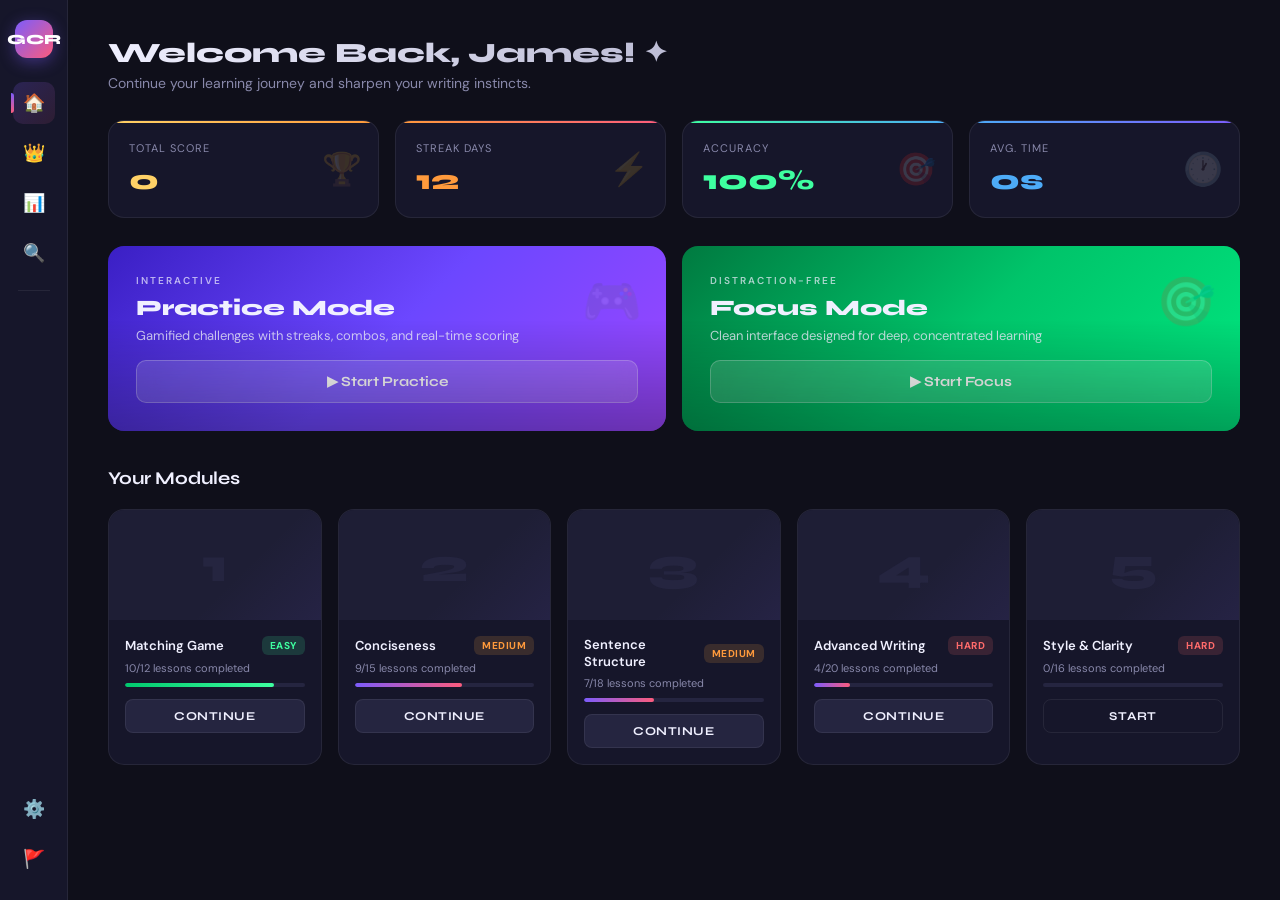
<file: index.html>
<!DOCTYPE html>
<html lang="en">
<head>
  <meta charset="UTF-8">
  <meta name="viewport" content="width=device-width, initial-scale=1.0">
  <title>Grammar Course Redesign</title>
  <link href="https://fonts.googleapis.com/css2?family=Syne:wght@400;600;700;800&family=DM+Sans:ital,wght@0,300;0,400;0,500;1,400&display=swap" rel="stylesheet">
  <link rel="stylesheet" href="styles.css">
  <script src="script.js"></script>
</head>
<body>

<!-- ══════════════════ DASHBOARD ══════════════════ -->
<div id="dashboard" class="page active">

  <!-- Sidebar -->
  <nav class="sidebar">
    <div class="sidebar-logo">GCR</div>
    <div class="nav-icon active" title="Home">🏠</div>
    <div class="nav-icon" title="Leaderboard" onclick="showPage('leaderboard')">👑</div>
    <div class="nav-icon" title="Stats">📊</div>
    <div class="nav-icon" title="Search">🔍</div>
    <div class="sidebar-divider"></div>
    <div class="nav-icon" title="Settings" style="margin-top:auto">⚙️</div>
    <div class="nav-icon" title="Flag">🚩</div>
  </nav>

  <!-- Main content -->
  <main class="main-content">

    <div class="welcome-header">
      <h1>Welcome Back, James! ✦</h1>
      <p>Continue your learning journey and sharpen your writing instincts.</p>
    </div>

    <!-- Stats -->
    <div class="stats-row">
      <div class="stat-card">
        <div class="stat-label">Total Score</div>
        <div class="stat-value" id="dash-score"></div>
        <div class="stat-icon">🏆</div>
      </div>
      <div class="stat-card">
        <div class="stat-label">Streak Days</div>
        <div class="stat-value" id="dash-streak">12</div>
        <div class="stat-icon">⚡</div>
      </div>
      <div class="stat-card">
        <div class="stat-label">Accuracy</div>
        <div class="stat-value" id="dash-accuracy"></div>
        <div class="stat-icon">🎯</div>
      </div>
      <div class="stat-card">
        <div class="stat-label">Avg. Time</div>
        <div class="stat-value" id="dash-time">45s</div>
        <div class="stat-icon">🕐</div>
      </div>
    </div>
    <!--Update Stats-->
    <script>
        function updateDash() {
            document.getElementById("dash-score").textContent =
                Number(getScore()).toLocaleString();
            document.getElementById("dash-accuracy").textContent =
                Number(getAccuracy()).toLocaleString()+ "%";
            document.getElementById("dash-time").textContent =
                Number(getTime()).toLocaleString()+ "s";
        }

        updateDash(); // Initial load

        // Refresh every second (if the score changes over time)
        setInterval(updateDash, 1000);
    </script>

    <!-- Mode selection -->
    <div class="mode-row">
      <div class="mode-card practice" onclick="startGame('practice')">
        <div>
          <div class="mode-card-label">Interactive</div>
          <h2>Practice Mode</h2>
          <p>Gamified challenges with streaks, combos, and real-time scoring</p>
        </div>
        <div class="mode-card-icon">🎮</div>
        <button class="mode-btn">▶ Start Practice</button>
      </div>
      <div class="mode-card focus" onclick="startGame('focus')">
        <div>
          <div class="mode-card-label">Distraction-Free</div>
          <h2>Focus Mode</h2>
          <p>Clean interface designed for deep, concentrated learning</p>
        </div>
        <div class="mode-card-icon">🎯</div>
        <button class="mode-btn">▶ Start Focus</button>
      </div>
    </div>

    <!-- Modules -->
    <div class="modules-section">
      <h2>Your Modules</h2>
      <div class="modules-grid">

        <div class="module-card">
          <div class="module-thumb">1</div>
          <div class="module-info">
            <div class="module-name-row">
              <span class="module-name">Matching Game</span>
              <span class="difficulty-badge badge-easy">Easy</span>
            </div>
            <div class="module-progress-text">10/12 lessons completed</div>
            <div class="progress-bar"><div class="progress-fill green" style="width:83%"></div></div>
            <button class="module-btn" onclick="startMatchGame()">Continue</button>
          </div>
        </div>

        <div class="module-card">
          <div class="module-thumb">2</div>
          <div class="module-info">
            <div class="module-name-row">
              <span class="module-name">Conciseness</span>
              <span class="difficulty-badge badge-medium">Medium</span>
            </div>
            <div class="module-progress-text">9/15 lessons completed</div>
            <div class="progress-bar"><div class="progress-fill" style="width:60%"></div></div>
            <button class="module-btn" onclick="startGame('practice')">Continue</button>
          </div>
        </div>

        <div class="module-card">
          <div class="module-thumb">3</div>
          <div class="module-info">
            <div class="module-name-row">
              <span class="module-name">Sentence Structure</span>
              <span class="difficulty-badge badge-medium">Medium</span>
            </div>
            <div class="module-progress-text">7/18 lessons completed</div>
            <div class="progress-bar"><div class="progress-fill" style="width:39%"></div></div>
            <button class="module-btn" onclick="startGame('practice')">Continue</button>
          </div>
        </div>

        <div class="module-card">
          <div class="module-thumb">4</div>
          <div class="module-info">
            <div class="module-name-row">
              <span class="module-name">Advanced Writing</span>
              <span class="difficulty-badge badge-hard">Hard</span>
            </div>
            <div class="module-progress-text">4/20 lessons completed</div>
            <div class="progress-bar"><div class="progress-fill" style="width:20%"></div></div>
            <button class="module-btn" onclick="startGame('practice')">Continue</button>
          </div>
        </div>

        <div class="module-card">
          <div class="module-thumb">5</div>
          <div class="module-info">
            <div class="module-name-row">
              <span class="module-name">Style &amp; Clarity</span>
              <span class="difficulty-badge badge-hard">Hard</span>
            </div>
            <div class="module-progress-text">0/16 lessons completed</div>
            <div class="progress-bar"><div class="progress-fill" style="width:0%"></div></div>
            <button class="module-btn start" onclick="startGame('practice')">Start</button>
          </div>
        </div>

      </div>
    </div>
  </main>
</div>

<!-- ══════════════════ PRACTICE MODE — SENTENCE SURVIVAL ══════════════════ -->
<div id="practice" class="page">

  <div class="game-header">
    <button class="back-btn" onclick="showPage('dashboard')">← Back</button>
    <div class="game-title">⚔️ Sentence Survival</div>
    <div class="header-actions">
      <button class="header-btn" onclick="showPage('leaderboard')">👑 Leaderboard</button>
      <button class="header-btn">👤</button>
    </div>
  </div>

  <!-- ── Phase 1: IDENTIFY ── -->
  <div id="ss-identify-phase">

    <!-- Top HUD -->
    <div class="ss-hud">
      <div class="ss-hud-tile hud-score">
        <div class="ss-hud-label">Score</div>
        <div class="ss-hud-value" id="ss-score">0</div>
      </div>
      <div class="ss-hud-center">
        <div class="ss-round-label" id="ss-round-label">Round 1</div>
        <div class="ss-mission">Find the <strong>2 incorrect</strong> sentences — then correct them to survive!</div>
        <div class="ss-progress-track">
          <div class="ss-progress-fill" id="ss-progress-fill" style="width:0%"></div>
        </div>
      </div>
      <div class="ss-hud-tile hud-lives">
        <div class="ss-hud-label">Lives</div>
        <div class="ss-hud-value" id="ss-lives">❤️❤️❤️</div>
      </div>
    </div>

    <!-- Flashcard deck -->
    <div class="ss-deck-area">
      <div class="ss-deck-header">
        <span class="ss-deck-count" id="ss-deck-count">10 sentences — select the 2 that are wrong</span>
        <span class="ss-selected-count" id="ss-selected-count">0 / 2 selected</span>
      </div>
      <div class="ss-card-grid" id="ss-card-grid">
        <!-- Cards injected by JS -->
      </div>
      <div class="ss-identify-actions">
        <button class="ss-btn-secondary" onclick="ssClearSelections()">↺ Clear</button>
        <button class="ss-btn-primary" id="ss-confirm-btn" onclick="ssConfirmIdentify()" disabled>
          ✓ Confirm Selections
        </button>
      </div>
    </div>

  </div>

  <!-- ── Phase 2: CORRECT ── -->
  <div id="ss-correct-phase" style="display:none">

    <div class="ss-hud">
      <div class="ss-hud-tile hud-score">
        <div class="ss-hud-label">Score</div>
        <div class="ss-hud-value" id="ss-score-2">0</div>
      </div>
      <div class="ss-hud-center">
        <div class="ss-round-label" id="ss-correct-label">Correct the errors!</div>
        <div class="ss-mission">You found the wrong sentences — now fix them to earn full points</div>
        <div class="ss-correct-progress">
          <span id="ss-correct-progress-text">Correcting 1 of 2</span>
        </div>
      </div>
      <div class="ss-hud-tile hud-timer">
        <div class="ss-hud-label">Time</div>
        <div class="ss-hud-value" id="ss-timer">60s</div>
        <div class="timer-bar-container" style="margin-top:4px">
          <div class="timer-bar-fill" id="ss-timer-bar" style="width:100%"></div>
        </div>
      </div>
    </div>

    <!-- Flip card -->
    <div class="ss-correction-area">
      <div class="ss-flip-card" id="ss-flip-card">
        <div class="ss-flip-inner" id="ss-flip-inner">

          <!-- FRONT: the wrong sentence -->
          <div class="ss-flip-front">
            <div class="ss-flip-tag">❌ Incorrect Sentence</div>
            <div class="ss-flip-sentence" id="ss-wrong-sentence">Loading...</div>
            <div class="ss-flip-hint" id="ss-error-type-badge">Error Type</div>
            <div class="ss-flip-cta">Type your correction below ↓</div>
          </div>

          <!-- BACK: result reveal -->
          <div class="ss-flip-back" id="ss-flip-back">
            <div class="ss-flip-tag" id="ss-back-tag">✅ Correct!</div>
            <div class="ss-back-label">Correct version:</div>
            <div class="ss-back-answer" id="ss-back-answer">—</div>
            <div class="ss-back-explanation" id="ss-back-explanation">—</div>
            <div class="ss-back-points" id="ss-back-points">+0 pts</div>
          </div>

        </div>
      </div>

      <!-- Answer input -->
      <div class="ss-answer-wrap" id="ss-answer-wrap">
        <div class="answer-label">Write your corrected sentence:</div>
        <textarea class="answer-textarea" id="ss-answer" placeholder="Type the corrected sentence here..."></textarea>
        <div class="action-row">
          <button class="btn-clear" id="ss-clear-btn">✕ Clear</button>
          <button class="btn-submit" id="ss-submit-btn">Submit Correction →</button>
        </div>
      </div>

      <!-- Next button (shown after flip) -->
      <div class="ss-next-wrap" id="ss-next-wrap" style="display:none">
        <button class="ss-btn-primary ss-btn-next" id="ss-next-btn">Next →</button>
      </div>

    </div>
  </div>

</div>

<!-- ══════════════════ FOCUS MODE ══════════════════ -->
<div id="focus" class="page">

  <div class="game-header">
    <button class="back-btn" onclick="showPage('dashboard')">← Back</button>
    <div class="game-title">FOCUS MODE</div>
    <div></div>
  </div>

  <div class="focus-content">

    <div class="focus-question-header">
      <div>
        <div class="focus-q-meta" id="f-counter">Question 1 of 5</div>
        <div class="focus-q-type" id="f-qtype">Identify the Error</div>
      </div>
      <div class="focus-timer">⏱ <span id="f-timer">0:55</span></div>
    </div>

    <div class="focus-card">
      <div class="focus-situation-label">Situation:</div>
      <div class="focus-sentence" id="f-sentence">Loading...</div>
    </div>

    <div class="focus-answer-section">
      <div class="focus-answer-label">Write the correct answer</div>
      <textarea class="focus-textarea" id="f-answer" placeholder="Enter your correction..."></textarea>
      <div class="focus-actions">
        <button class="focus-btn-clear" id="f-clear">Clear</button>
        <button class="focus-btn-submit" id="f-submit">Submit</button>
      </div>
      <div class="focus-score">Current Score: <span id="f-score">0</span></div>
    </div>

  </div>
</div>

<!-- ══════════════════ LEADERBOARD ══════════════════ -->
<div id="leaderboard" class="page">

  <nav class="sidebar">
    <div class="sidebar-logo" onclick="showPage('dashboard')">GCR</div>
    <div class="nav-icon" onclick="showPage('dashboard')" title="Home">🏠</div>
    <div class="nav-icon active" title="Leaderboard">👑</div>
    <div class="nav-icon" title="Stats">📊</div>
    <div class="nav-icon" title="Search">🔍</div>
    <div class="sidebar-divider"></div>
    <div class="nav-icon" style="margin-top:auto" title="Settings">⚙️</div>
    <div class="nav-icon" title="Flag">🚩</div>
  </nav>

  <main class="lb-main">

    <div class="lb-header">
      <div class="lb-trophy">🏆</div>
      <h1>Leaderboard</h1>
      <p>Top performers this week</p>
    </div>

    <!-- Podium -->
    <div class="podium">
      <div class="podium-item">
        <div class="podium-avatar rank2">MC</div>
        <div class="podium-rank-badge rank-badge-2">2nd</div>
        <div class="podium-name">Michael</div>
        <div class="podium-score">3,100</div>
      </div>
      <div class="podium-item first">
        <div class="podium-avatar rank1">
          <span class="podium-crown">👑</span>SJ
        </div>
        <div class="podium-rank-badge rank-badge-1">1st</div>
        <div class="podium-name">Sarah</div>
        <div class="podium-score">3,250</div>
      </div>
      <div class="podium-item">
        <div class="podium-avatar rank3">ED</div>
        <div class="podium-rank-badge rank-badge-3">3rd</div>
        <div class="podium-name">Emma</div>
        <div class="podium-score">2,950</div>
      </div>
    </div>

    <!-- Rankings table -->
    <div class="lb-table-wrap">
      <div class="lb-table-head">
        <div class="lb-th">Rank</div>
        <div class="lb-th">Player</div>
        <div class="lb-th">Score</div>
        <div class="lb-th">Accuracy</div>
        <div class="lb-th">Streak</div>
      </div>

      <div class="lb-row">
        <div class="lb-rank"><span class="lb-rank-icon">👑</span></div>
        <div class="lb-player">
          <div class="lb-avatar av1">SJ</div>
          <div class="lb-name-wrap"><div class="lb-name">Sarah Johnson</div></div>
        </div>
        <div class="lb-score">3,250</div>
        <div><span class="lb-accuracy-pill acc-high">94%</span></div>
        <div class="lb-streak">15 🔥</div>
      </div>

      <div class="lb-row">
        <div class="lb-rank"><span class="lb-rank-icon">🥈</span></div>
        <div class="lb-player">
          <div class="lb-avatar av2">MC</div>
          <div class="lb-name-wrap"><div class="lb-name">Michael Chen</div></div>
        </div>
        <div class="lb-score">3,100</div>
        <div><span class="lb-accuracy-pill acc-high">91%</span></div>
        <div class="lb-streak">12 🔥</div>
      </div>

      <div class="lb-row">
        <div class="lb-rank"><span class="lb-rank-icon">🥉</span></div>
        <div class="lb-player">
          <div class="lb-avatar av3">ED</div>
          <div class="lb-name-wrap"><div class="lb-name">Emma Davis</div></div>
        </div>
        <div class="lb-score">2,950</div>
        <div><span class="lb-accuracy-pill acc-high">89%</span></div>
        <div class="lb-streak">10 🔥</div>
      </div>

      <div class="lb-row you">
        <div class="lb-rank" style="color:var(--accent); font-size:18px;">4</div>
        <div class="lb-player">
          <div class="lb-avatar av4">JW</div>
          <div class="lb-name-wrap">
            <div class="lb-name">James Wilson</div>
            <div class="lb-you-badge">You</div>
          </div>
        </div>
        <div class="lb-score" id="lb-your-score" style="color:var(--accent)">2,847</div>
        <div><span class="lb-accuracy-pill acc-mid">87%</span></div>
        <div class="lb-streak">12 🔥</div>
      </div>

      <div class="lb-row">
        <div class="lb-rank">5</div>
        <div class="lb-player">
          <div class="lb-avatar">OB</div>
          <div class="lb-name-wrap"><div class="lb-name">Olivia Brown</div></div>
        </div>
        <div class="lb-score">2,720</div>
        <div><span class="lb-accuracy-pill acc-mid">86%</span></div>
        <div class="lb-streak">8 🔥</div>
      </div>

      <div class="lb-row">
        <div class="lb-rank">6</div>
        <div class="lb-player">
          <div class="lb-avatar">DM</div>
          <div class="lb-name-wrap"><div class="lb-name">Daniel Miller</div></div>
        </div>
        <div class="lb-score">2,650</div>
        <div><span class="lb-accuracy-pill acc-mid">85%</span></div>
        <div class="lb-streak">7 🔥</div>
      </div>

    </div>
  </main>
</div>

<!-- ══════════════════ MATCHING CARD GAME ══════════════════ -->
<div id="matchgame" class="page">

  <div class="game-header">
    <button class="back-btn" onclick="showPage('dashboard')">← Back</button>
    <div class="game-title">🃏 Term Match</div>
    <div class="header-actions">
      <button class="header-btn" onclick="showPage('leaderboard')">👑 Leaderboard</button>
    </div>
  </div>

  <!-- HUD -->
  <div class="mg-hud">
    <div class="mg-hud-tile">
      <div class="mg-hud-label">Matches</div>
      <div class="mg-hud-value" id="mg-matches">0 / 8</div>
    </div>
    <div class="mg-hud-tile">
      <div class="mg-hud-label">Moves</div>
      <div class="mg-hud-value" id="mg-moves">0</div>
    </div>
    <div class="mg-hud-tile">
      <div class="mg-hud-label">Score</div>
      <div class="mg-hud-value" id="mg-score">0</div>
    </div>
    <div class="mg-hud-tile">
      <div class="mg-hud-label">Time</div>
      <div class="mg-hud-value" id="mg-timer">0:00</div>
    </div>
    <div class="mg-hud-tile mg-streak-tile">
      <div class="mg-hud-label">Streak</div>
      <div class="mg-hud-value" id="mg-streak">0 🔥</div>
    </div>
  </div>

  <!-- Round info -->
  <div class="mg-round-info">
    <div class="mg-round-title" id="mg-round-title">Round 1 — Core Concepts</div>
    <div class="mg-round-desc">Match each technical writing term to its correct definition</div>
  </div>

  <!-- Card Grid -->
  <div class="mg-board" id="mg-board">
    <!-- Cards injected by JS -->
  </div>

  <!-- Round transition overlay -->
  <div class="mg-round-overlay" id="mg-round-overlay">
    <div class="mg-round-overlay-card">
      <div class="mg-round-overlay-icon" id="mg-overlay-icon">🎯</div>
      <div class="mg-round-overlay-title" id="mg-overlay-title">Round Complete!</div>
      <div class="mg-round-overlay-stats" id="mg-overlay-stats"></div>
      <button class="mg-round-overlay-btn" id="mg-overlay-btn">Next Round →</button>
    </div>
  </div>

</div>

<!-- ══════════════════ RESULTS ══════════════════ -->
<div id="results" class="page">
  <div class="results-card">
    <div class="results-icon">🎉</div>
    <div class="results-title">Session Complete!</div>
    <div class="results-sub">Great work — here's how you did.</div>
    <div class="results-stats">
      <div class="result-stat">
        <div class="result-stat-label">Score Earned</div>
        <div class="result-stat-value" id="r-score">0</div>
      </div>
      <div class="result-stat">
        <div class="result-stat-label">Accuracy</div>
        <div class="result-stat-value" id="r-accuracy">0%</div>
      </div>
      <div class="result-stat">
        <div class="result-stat-label">Best Streak</div>
        <div class="result-stat-value" id="r-streak">0</div>
      </div>
      <div class="result-stat">
        <div class="result-stat-label">Avg. Time</div>
        <div class="result-stat-value" id="r-time">0s</div>
      </div>
    </div>
    <div class="results-actions">
      <button class="btn-home" onclick="showPage('dashboard')">🏠 Home</button>
      <button class="btn-play-again" id="r-play-again">↻ Play Again</button>
    </div>
  </div>
</div>

<!-- ══════════════════ FEEDBACK OVERLAY ══════════════════ -->
<div class="feedback-overlay" id="feedback-overlay">
  <div class="feedback-card" id="feedback-card">
    <div class="feedback-icon" id="fb-icon">✓</div>
    <div class="feedback-title" id="fb-title">Correct!</div>
    <div class="feedback-points" id="fb-points">+120 pts</div>
    <div class="feedback-reason" id="fb-reason">Explanation here.</div>
    <button class="btn-next" id="fb-next">Next Question →</button>
  </div>
</div>

<!-- ══════════════════ TOAST ══════════════════ -->
<div class="toast" id="toast">
  <span id="toast-msg">Message</span>
</div>

</body>
</html>
</file>
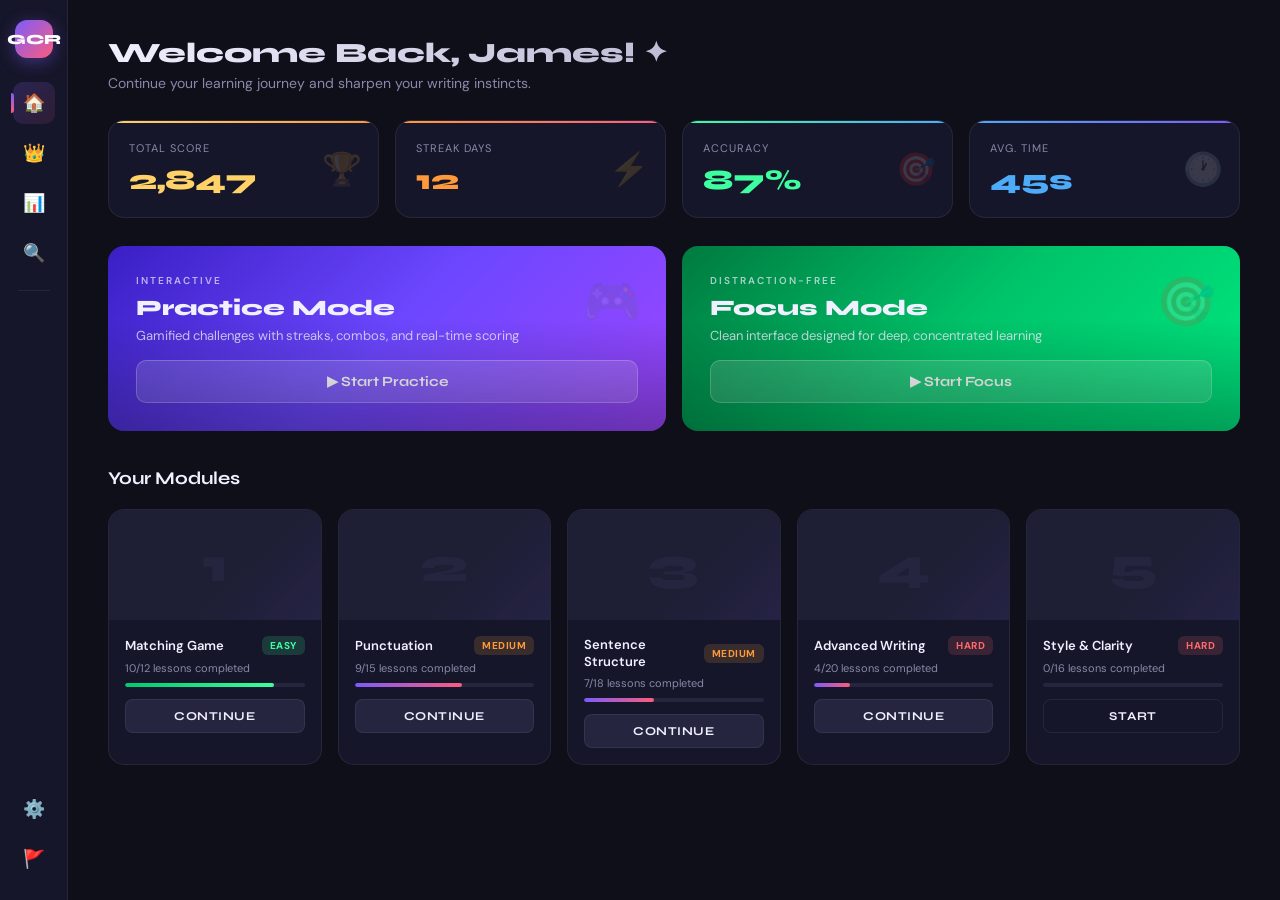
<file: Website.html>
<!DOCTYPE html>
<html lang="en">
<head>
  <meta charset="UTF-8">
  <meta name="viewport" content="width=device-width, initial-scale=1.0">
  <title>Grammar Course Redesign</title>
  <link href="https://fonts.googleapis.com/css2?family=Syne:wght@400;600;700;800&family=DM+Sans:ital,wght@0,300;0,400;0,500;1,400&display=swap" rel="stylesheet">
  <link rel="stylesheet" href="styles.css">
</head>
<body>

<!-- ══════════════════ DASHBOARD ══════════════════ -->
<div id="dashboard" class="page active">

  <!-- Sidebar -->
  <nav class="sidebar">
    <div class="sidebar-logo">GCR</div>
    <div class="nav-icon active" title="Home">🏠</div>
    <div class="nav-icon" title="Leaderboard" onclick="showPage('leaderboard')">👑</div>
    <div class="nav-icon" title="Stats">📊</div>
    <div class="nav-icon" title="Search">🔍</div>
    <div class="sidebar-divider"></div>
    <div class="nav-icon" title="Settings" style="margin-top:auto">⚙️</div>
    <div class="nav-icon" title="Flag">🚩</div>
  </nav>

  <!-- Main content -->
  <main class="main-content">

    <div class="welcome-header">
      <h1>Welcome Back, James! ✦</h1>
      <p>Continue your learning journey and sharpen your writing instincts.</p>
    </div>

    <!-- Stats -->
    <div class="stats-row">
      <div class="stat-card">
        <div class="stat-label">Total Score</div>
        <div class="stat-value" id="dash-score">2,847</div>
        <div class="stat-icon">🏆</div>
      </div>
      <div class="stat-card">
        <div class="stat-label">Streak Days</div>
        <div class="stat-value" id="dash-streak">12</div>
        <div class="stat-icon">⚡</div>
      </div>
      <div class="stat-card">
        <div class="stat-label">Accuracy</div>
        <div class="stat-value" id="dash-accuracy">87%</div>
        <div class="stat-icon">🎯</div>
      </div>
      <div class="stat-card">
        <div class="stat-label">Avg. Time</div>
        <div class="stat-value">45s</div>
        <div class="stat-icon">🕐</div>
      </div>
    </div>

    <!-- Mode selection -->
    <div class="mode-row">
      <div class="mode-card practice" onclick="startGame('practice')">
        <div>
          <div class="mode-card-label">Interactive</div>
          <h2>Practice Mode</h2>
          <p>Gamified challenges with streaks, combos, and real-time scoring</p>
        </div>
        <div class="mode-card-icon">🎮</div>
        <button class="mode-btn">▶ Start Practice</button>
      </div>
      <div class="mode-card focus" onclick="startGame('focus')">
        <div>
          <div class="mode-card-label">Distraction-Free</div>
          <h2>Focus Mode</h2>
          <p>Clean interface designed for deep, concentrated learning</p>
        </div>
        <div class="mode-card-icon">🎯</div>
        <button class="mode-btn">▶ Start Focus</button>
      </div>
    </div>

    <!-- Modules -->
    <div class="modules-section">
      <h2>Your Modules</h2>
      <div class="modules-grid">

        <div class="module-card">
          <div class="module-thumb">1</div>
          <div class="module-info">
            <div class="module-name-row">
              <span class="module-name">Matching Game</span>
              <span class="difficulty-badge badge-easy">Easy</span>
            </div>
            <div class="module-progress-text">10/12 lessons completed</div>
            <div class="progress-bar"><div class="progress-fill green" style="width:83%"></div></div>
            <button class="module-btn" onclick="startMatchGame()">Continue</button>
          </div>
        </div>

        <div class="module-card">
          <div class="module-thumb">2</div>
          <div class="module-info">
            <div class="module-name-row">
              <span class="module-name">Punctuation</span>
              <span class="difficulty-badge badge-medium">Medium</span>
            </div>
            <div class="module-progress-text">9/15 lessons completed</div>
            <div class="progress-bar"><div class="progress-fill" style="width:60%"></div></div>
            <button class="module-btn" onclick="startGame('practice')">Continue</button>
          </div>
        </div>

        <div class="module-card">
          <div class="module-thumb">3</div>
          <div class="module-info">
            <div class="module-name-row">
              <span class="module-name">Sentence Structure</span>
              <span class="difficulty-badge badge-medium">Medium</span>
            </div>
            <div class="module-progress-text">7/18 lessons completed</div>
            <div class="progress-bar"><div class="progress-fill" style="width:39%"></div></div>
            <button class="module-btn" onclick="startGame('practice')">Continue</button>
          </div>
        </div>

        <div class="module-card">
          <div class="module-thumb">4</div>
          <div class="module-info">
            <div class="module-name-row">
              <span class="module-name">Advanced Writing</span>
              <span class="difficulty-badge badge-hard">Hard</span>
            </div>
            <div class="module-progress-text">4/20 lessons completed</div>
            <div class="progress-bar"><div class="progress-fill" style="width:20%"></div></div>
            <button class="module-btn" onclick="startGame('practice')">Continue</button>
          </div>
        </div>

        <div class="module-card">
          <div class="module-thumb">5</div>
          <div class="module-info">
            <div class="module-name-row">
              <span class="module-name">Style &amp; Clarity</span>
              <span class="difficulty-badge badge-hard">Hard</span>
            </div>
            <div class="module-progress-text">0/16 lessons completed</div>
            <div class="progress-bar"><div class="progress-fill" style="width:0%"></div></div>
            <button class="module-btn start" onclick="startGame('practice')">Start</button>
          </div>
        </div>

      </div>
    </div>
  </main>
</div>

<!-- ══════════════════ PRACTICE MODE — SENTENCE SURVIVAL ══════════════════ -->
<div id="practice" class="page">

  <div class="game-header">
    <button class="back-btn" onclick="showPage('dashboard')">← Back</button>
    <div class="game-title">⚔️ Sentence Survival</div>
    <div class="header-actions">
      <button class="header-btn" onclick="showPage('leaderboard')">👑 Leaderboard</button>
      <button class="header-btn">👤</button>
    </div>
  </div>

  <!-- ── Phase 1: IDENTIFY ── -->
  <div id="ss-identify-phase">

    <!-- Top HUD -->
    <div class="ss-hud">
      <div class="ss-hud-tile hud-score">
        <div class="ss-hud-label">Score</div>
        <div class="ss-hud-value" id="ss-score">0</div>
      </div>
      <div class="ss-hud-center">
        <div class="ss-round-label" id="ss-round-label">Round 1</div>
        <div class="ss-mission">Find the <strong>2 incorrect</strong> sentences — then correct them to survive!</div>
        <div class="ss-progress-track">
          <div class="ss-progress-fill" id="ss-progress-fill" style="width:0%"></div>
        </div>
      </div>
      <div class="ss-hud-tile hud-lives">
        <div class="ss-hud-label">Lives</div>
        <div class="ss-hud-value" id="ss-lives">❤️❤️❤️</div>
      </div>
    </div>

    <!-- Flashcard deck -->
    <div class="ss-deck-area">
      <div class="ss-deck-header">
        <span class="ss-deck-count" id="ss-deck-count">10 sentences — select the 2 that are wrong</span>
        <span class="ss-selected-count" id="ss-selected-count">0 / 2 selected</span>
      </div>
      <div class="ss-card-grid" id="ss-card-grid">
        <!-- Cards injected by JS -->
      </div>
      <div class="ss-identify-actions">
        <button class="ss-btn-secondary" onclick="ssClearSelections()">↺ Clear</button>
        <button class="ss-btn-primary" id="ss-confirm-btn" onclick="ssConfirmIdentify()" disabled>
          ✓ Confirm Selections
        </button>
      </div>
    </div>

  </div>

  <!-- ── Phase 2: CORRECT ── -->
  <div id="ss-correct-phase" style="display:none">

    <div class="ss-hud">
      <div class="ss-hud-tile hud-score">
        <div class="ss-hud-label">Score</div>
        <div class="ss-hud-value" id="ss-score-2">0</div>
      </div>
      <div class="ss-hud-center">
        <div class="ss-round-label" id="ss-correct-label">Correct the errors!</div>
        <div class="ss-mission">You found the wrong sentences — now fix them to earn full points</div>
        <div class="ss-correct-progress">
          <span id="ss-correct-progress-text">Correcting 1 of 2</span>
        </div>
      </div>
      <div class="ss-hud-tile hud-timer">
        <div class="ss-hud-label">Time</div>
        <div class="ss-hud-value" id="ss-timer">60s</div>
        <div class="timer-bar-container" style="margin-top:4px">
          <div class="timer-bar-fill" id="ss-timer-bar" style="width:100%"></div>
        </div>
      </div>
    </div>

    <!-- Flip card -->
    <div class="ss-correction-area">
      <div class="ss-flip-card" id="ss-flip-card">
        <div class="ss-flip-inner" id="ss-flip-inner">

          <!-- FRONT: the wrong sentence -->
          <div class="ss-flip-front">
            <div class="ss-flip-tag">❌ Incorrect Sentence</div>
            <div class="ss-flip-sentence" id="ss-wrong-sentence">Loading...</div>
            <div class="ss-flip-hint" id="ss-error-type-badge">Error Type</div>
            <div class="ss-flip-cta">Type your correction below ↓</div>
          </div>

          <!-- BACK: result reveal -->
          <div class="ss-flip-back" id="ss-flip-back">
            <div class="ss-flip-tag" id="ss-back-tag">✅ Correct!</div>
            <div class="ss-back-label">Correct version:</div>
            <div class="ss-back-answer" id="ss-back-answer">—</div>
            <div class="ss-back-explanation" id="ss-back-explanation">—</div>
            <div class="ss-back-points" id="ss-back-points">+0 pts</div>
          </div>

        </div>
      </div>

      <!-- Answer input -->
      <div class="ss-answer-wrap" id="ss-answer-wrap">
        <div class="answer-label">Write your corrected sentence:</div>
        <textarea class="answer-textarea" id="ss-answer" placeholder="Type the corrected sentence here..."></textarea>
        <div class="action-row">
          <button class="btn-clear" id="ss-clear-btn">✕ Clear</button>
          <button class="btn-submit" id="ss-submit-btn">Submit Correction →</button>
        </div>
      </div>

      <!-- Next button (shown after flip) -->
      <div class="ss-next-wrap" id="ss-next-wrap" style="display:none">
        <button class="ss-btn-primary ss-btn-next" id="ss-next-btn">Next →</button>
      </div>

    </div>
  </div>

</div>

<!-- ══════════════════ FOCUS MODE ══════════════════ -->
<div id="focus" class="page">

  <div class="game-header">
    <button class="back-btn" onclick="showPage('dashboard')">← Back</button>
    <div class="game-title">FOCUS MODE</div>
    <div></div>
  </div>

  <div class="focus-content">

    <div class="focus-question-header">
      <div>
        <div class="focus-q-meta" id="f-counter">Question 1 of 5</div>
        <div class="focus-q-type" id="f-qtype">Identify the Error</div>
      </div>
      <div class="focus-timer">⏱ <span id="f-timer">0:55</span></div>
    </div>

    <div class="focus-card">
      <div class="focus-situation-label">Situation:</div>
      <div class="focus-sentence" id="f-sentence">Loading...</div>
    </div>

    <div class="focus-answer-section">
      <div class="focus-answer-label">Write the correct answer</div>
      <textarea class="focus-textarea" id="f-answer" placeholder="Enter your correction..."></textarea>
      <div class="focus-actions">
        <button class="focus-btn-clear" id="f-clear">Clear</button>
        <button class="focus-btn-submit" id="f-submit">Submit</button>
      </div>
      <div class="focus-score">Current Score: <span id="f-score">0</span></div>
    </div>

  </div>
</div>

<!-- ══════════════════ LEADERBOARD ══════════════════ -->
<div id="leaderboard" class="page">

  <nav class="sidebar">
    <div class="sidebar-logo" onclick="showPage('dashboard')">GCR</div>
    <div class="nav-icon" onclick="showPage('dashboard')" title="Home">🏠</div>
    <div class="nav-icon active" title="Leaderboard">👑</div>
    <div class="nav-icon" title="Stats">📊</div>
    <div class="nav-icon" title="Search">🔍</div>
    <div class="sidebar-divider"></div>
    <div class="nav-icon" style="margin-top:auto" title="Settings">⚙️</div>
    <div class="nav-icon" title="Flag">🚩</div>
  </nav>

  <main class="lb-main">

    <div class="lb-header">
      <div class="lb-trophy">🏆</div>
      <h1>Leaderboard</h1>
      <p>Top performers this week</p>
    </div>

    <!-- Podium -->
    <div class="podium">
      <div class="podium-item">
        <div class="podium-avatar rank2">MC</div>
        <div class="podium-rank-badge rank-badge-2">2nd</div>
        <div class="podium-name">Michael</div>
        <div class="podium-score">3,100</div>
      </div>
      <div class="podium-item first">
        <div class="podium-avatar rank1">
          <span class="podium-crown">👑</span>SJ
        </div>
        <div class="podium-rank-badge rank-badge-1">1st</div>
        <div class="podium-name">Sarah</div>
        <div class="podium-score">3,250</div>
      </div>
      <div class="podium-item">
        <div class="podium-avatar rank3">ED</div>
        <div class="podium-rank-badge rank-badge-3">3rd</div>
        <div class="podium-name">Emma</div>
        <div class="podium-score">2,950</div>
      </div>
    </div>

    <!-- Rankings table -->
    <div class="lb-table-wrap">
      <div class="lb-table-head">
        <div class="lb-th">Rank</div>
        <div class="lb-th">Player</div>
        <div class="lb-th">Score</div>
        <div class="lb-th">Accuracy</div>
        <div class="lb-th">Streak</div>
      </div>

      <div class="lb-row">
        <div class="lb-rank"><span class="lb-rank-icon">👑</span></div>
        <div class="lb-player">
          <div class="lb-avatar av1">SJ</div>
          <div class="lb-name-wrap"><div class="lb-name">Sarah Johnson</div></div>
        </div>
        <div class="lb-score">3,250</div>
        <div><span class="lb-accuracy-pill acc-high">94%</span></div>
        <div class="lb-streak">15 🔥</div>
      </div>

      <div class="lb-row">
        <div class="lb-rank"><span class="lb-rank-icon">🥈</span></div>
        <div class="lb-player">
          <div class="lb-avatar av2">MC</div>
          <div class="lb-name-wrap"><div class="lb-name">Michael Chen</div></div>
        </div>
        <div class="lb-score">3,100</div>
        <div><span class="lb-accuracy-pill acc-high">91%</span></div>
        <div class="lb-streak">12 🔥</div>
      </div>

      <div class="lb-row">
        <div class="lb-rank"><span class="lb-rank-icon">🥉</span></div>
        <div class="lb-player">
          <div class="lb-avatar av3">ED</div>
          <div class="lb-name-wrap"><div class="lb-name">Emma Davis</div></div>
        </div>
        <div class="lb-score">2,950</div>
        <div><span class="lb-accuracy-pill acc-high">89%</span></div>
        <div class="lb-streak">10 🔥</div>
      </div>

      <div class="lb-row you">
        <div class="lb-rank" style="color:var(--accent); font-size:18px;">4</div>
        <div class="lb-player">
          <div class="lb-avatar av4">JW</div>
          <div class="lb-name-wrap">
            <div class="lb-name">James Wilson</div>
            <div class="lb-you-badge">You</div>
          </div>
        </div>
        <div class="lb-score" id="lb-your-score" style="color:var(--accent)">2,847</div>
        <div><span class="lb-accuracy-pill acc-mid">87%</span></div>
        <div class="lb-streak">12 🔥</div>
      </div>

      <div class="lb-row">
        <div class="lb-rank">5</div>
        <div class="lb-player">
          <div class="lb-avatar">OB</div>
          <div class="lb-name-wrap"><div class="lb-name">Olivia Brown</div></div>
        </div>
        <div class="lb-score">2,720</div>
        <div><span class="lb-accuracy-pill acc-mid">86%</span></div>
        <div class="lb-streak">8 🔥</div>
      </div>

      <div class="lb-row">
        <div class="lb-rank">6</div>
        <div class="lb-player">
          <div class="lb-avatar">DM</div>
          <div class="lb-name-wrap"><div class="lb-name">Daniel Miller</div></div>
        </div>
        <div class="lb-score">2,650</div>
        <div><span class="lb-accuracy-pill acc-mid">85%</span></div>
        <div class="lb-streak">7 🔥</div>
      </div>

    </div>
  </main>
</div>

<!-- ══════════════════ MATCHING CARD GAME ══════════════════ -->
<div id="matchgame" class="page">

  <div class="game-header">
    <button class="back-btn" onclick="showPage('dashboard')">← Back</button>
    <div class="game-title">🃏 Term Match</div>
    <div class="header-actions">
      <button class="header-btn" onclick="showPage('leaderboard')">👑 Leaderboard</button>
    </div>
  </div>

  <!-- HUD -->
  <div class="mg-hud">
    <div class="mg-hud-tile">
      <div class="mg-hud-label">Matches</div>
      <div class="mg-hud-value" id="mg-matches">0 / 8</div>
    </div>
    <div class="mg-hud-tile">
      <div class="mg-hud-label">Moves</div>
      <div class="mg-hud-value" id="mg-moves">0</div>
    </div>
    <div class="mg-hud-tile">
      <div class="mg-hud-label">Score</div>
      <div class="mg-hud-value" id="mg-score">0</div>
    </div>
    <div class="mg-hud-tile">
      <div class="mg-hud-label">Time</div>
      <div class="mg-hud-value" id="mg-timer">0:00</div>
    </div>
    <div class="mg-hud-tile mg-streak-tile">
      <div class="mg-hud-label">Streak</div>
      <div class="mg-hud-value" id="mg-streak">0 🔥</div>
    </div>
  </div>

  <!-- Round info -->
  <div class="mg-round-info">
    <div class="mg-round-title" id="mg-round-title">Round 1 — Core Concepts</div>
    <div class="mg-round-desc">Match each technical writing term to its correct definition</div>
  </div>

  <!-- Card Grid -->
  <div class="mg-board" id="mg-board">
    <!-- Cards injected by JS -->
  </div>

  <!-- Round transition overlay -->
  <div class="mg-round-overlay" id="mg-round-overlay">
    <div class="mg-round-overlay-card">
      <div class="mg-round-overlay-icon" id="mg-overlay-icon">🎯</div>
      <div class="mg-round-overlay-title" id="mg-overlay-title">Round Complete!</div>
      <div class="mg-round-overlay-stats" id="mg-overlay-stats"></div>
      <button class="mg-round-overlay-btn" id="mg-overlay-btn">Next Round →</button>
    </div>
  </div>

</div>

<!-- ══════════════════ RESULTS ══════════════════ -->
<div id="results" class="page">
  <div class="results-card">
    <div class="results-icon">🎉</div>
    <div class="results-title">Session Complete!</div>
    <div class="results-sub">Great work — here's how you did.</div>
    <div class="results-stats">
      <div class="result-stat">
        <div class="result-stat-label">Score Earned</div>
        <div class="result-stat-value" id="r-score">0</div>
      </div>
      <div class="result-stat">
        <div class="result-stat-label">Accuracy</div>
        <div class="result-stat-value" id="r-accuracy">0%</div>
      </div>
      <div class="result-stat">
        <div class="result-stat-label">Best Streak</div>
        <div class="result-stat-value" id="r-streak">0</div>
      </div>
      <div class="result-stat">
        <div class="result-stat-label">Avg. Time</div>
        <div class="result-stat-value" id="r-time">0s</div>
      </div>
    </div>
    <div class="results-actions">
      <button class="btn-home" onclick="showPage('dashboard')">🏠 Home</button>
      <button class="btn-play-again" id="r-play-again">↻ Play Again</button>
    </div>
  </div>
</div>

<!-- ══════════════════ FEEDBACK OVERLAY ══════════════════ -->
<div class="feedback-overlay" id="feedback-overlay">
  <div class="feedback-card" id="feedback-card">
    <div class="feedback-icon" id="fb-icon">✓</div>
    <div class="feedback-title" id="fb-title">Correct!</div>
    <div class="feedback-points" id="fb-points">+120 pts</div>
    <div class="feedback-reason" id="fb-reason">Explanation here.</div>
    <button class="btn-next" id="fb-next">Next Question →</button>
  </div>
</div>

<!-- ══════════════════ TOAST ══════════════════ -->
<div class="toast" id="toast">
  <span id="toast-msg">Message</span>
</div>

<script src="script.js"></script>
</body>
</html>
</file>
<file: styles.css>
/* ══════════════════════════════════════
   GCR — Grammar Correction Realm
   styles.css
══════════════════════════════════════ */

:root {
  --bg: #0f0f1a;
  --surface: #16162a;
  --surface2: #1e1e35;
  --surface3: #252540;
  --border: rgba(255,255,255,0.07);
  --text: #f0f0ff;
  --text-muted: #8888aa;
  --text-dim: #555577;
  --accent: #7c5cfc;
  --accent2: #fc5c7d;
  --green: #3effa0;
  --green-dark: #00c96e;
  --yellow: #ffd166;
  --orange: #ff9a3c;
  --blue: #4dabf7;
  --red: #ff6b6b;
  --gold: #ffd700;
  --silver: #c0c0c0;
  --bronze: #cd7f32;
  --nav-w: 68px;
  --radius: 16px;
  --radius-sm: 10px;
  --shadow: 0 8px 32px rgba(0,0,0,0.4);
}

* { margin: 0; padding: 0; box-sizing: border-box; }

body {
  font-family: 'DM Sans', sans-serif;
  background: var(--bg);
  color: var(--text);
  min-height: 100vh;
  overflow-x: hidden;
}

/* ── SCROLLBAR ── */
::-webkit-scrollbar { width: 6px; }
::-webkit-scrollbar-track { background: var(--surface); }
::-webkit-scrollbar-thumb { background: var(--surface3); border-radius: 3px; }

/* ── PAGES ── */
.page { display: none; min-height: 100vh; }
.page.active { display: flex; }

/* ══════════════════════════════════════
   SIDEBAR
══════════════════════════════════════ */
.sidebar {
  width: var(--nav-w);
  background: var(--surface);
  border-right: 1px solid var(--border);
  display: flex;
  flex-direction: column;
  align-items: center;
  padding: 20px 0;
  gap: 8px;
  position: fixed;
  top: 0; left: 0; bottom: 0;
  z-index: 100;
}

.sidebar-logo {
  width: 38px; height: 38px;
  background: linear-gradient(135deg, var(--accent), var(--accent2));
  border-radius: 12px;
  display: flex; align-items: center; justify-content: center;
  font-family: 'Syne', sans-serif;
  font-weight: 800; font-size: 14px;
  color: #fff;
  margin-bottom: 16px;
  box-shadow: 0 4px 16px rgba(124,92,252,0.4);
  cursor: pointer;
}

.sidebar-divider {
  width: 32px; height: 1px;
  background: var(--border);
  margin: 8px 0;
}

.nav-icon {
  width: 42px; height: 42px;
  border-radius: var(--radius-sm);
  display: flex; align-items: center; justify-content: center;
  cursor: pointer;
  color: var(--text-dim);
  transition: all 0.2s;
  font-size: 18px;
  position: relative;
}
.nav-icon:hover { background: var(--surface2); color: var(--text-muted); }
.nav-icon.active { background: linear-gradient(135deg, rgba(124,92,252,0.2), rgba(252,92,125,0.1)); color: var(--accent); }
.nav-icon.active::before {
  content: '';
  position: absolute;
  left: -2px; top: 50%; transform: translateY(-50%);
  width: 3px; height: 20px;
  background: linear-gradient(var(--accent), var(--accent2));
  border-radius: 0 3px 3px 0;
}

/* ══════════════════════════════════════
   DASHBOARD
══════════════════════════════════════ */
#dashboard { flex-direction: row; }

.main-content {
  margin-left: var(--nav-w);
  flex: 1;
  padding: 36px 40px;
  overflow-y: auto;
}

.welcome-header { margin-bottom: 28px; }
.welcome-header h1 {
  font-family: 'Syne', sans-serif;
  font-size: 28px; font-weight: 800;
  background: linear-gradient(135deg, var(--text), var(--text-muted));
  -webkit-background-clip: text; -webkit-text-fill-color: transparent;
}
.welcome-header p { color: var(--text-muted); margin-top: 4px; font-size: 14px; }

/* Stats row */
.stats-row {
  display: grid;
  grid-template-columns: repeat(4, 1fr);
  gap: 16px;
  margin-bottom: 28px;
}

.stat-card {
  background: var(--surface);
  border: 1px solid var(--border);
  border-radius: var(--radius);
  padding: 20px;
  display: flex;
  flex-direction: column;
  gap: 8px;
  position: relative;
  overflow: hidden;
  transition: transform 0.2s, box-shadow 0.2s;
}
.stat-card:hover { transform: translateY(-2px); box-shadow: var(--shadow); }
.stat-card::before {
  content: '';
  position: absolute;
  top: 0; left: 0; right: 0;
  height: 2px;
}
.stat-card:nth-child(1)::before { background: linear-gradient(90deg, var(--yellow), var(--orange)); }
.stat-card:nth-child(2)::before { background: linear-gradient(90deg, var(--orange), var(--accent2)); }
.stat-card:nth-child(3)::before { background: linear-gradient(90deg, var(--green), var(--blue)); }
.stat-card:nth-child(4)::before { background: linear-gradient(90deg, var(--blue), var(--accent)); }

.stat-label { font-size: 11px; text-transform: uppercase; letter-spacing: 1px; color: var(--text-muted); }
.stat-value { font-family: 'Syne', sans-serif; font-size: 28px; font-weight: 800; }
.stat-card:nth-child(1) .stat-value { color: var(--yellow); }
.stat-card:nth-child(2) .stat-value { color: var(--orange); }
.stat-card:nth-child(3) .stat-value { color: var(--green); }
.stat-card:nth-child(4) .stat-value { color: var(--blue); }
.stat-icon {
  position: absolute;
  right: 16px; top: 50%; transform: translateY(-50%);
  font-size: 32px; opacity: 0.15;
}

/* Mode cards */
.mode-row {
  display: grid;
  grid-template-columns: 1fr 1fr;
  gap: 16px;
  margin-bottom: 36px;
}

.mode-card {
  border-radius: var(--radius);
  padding: 28px;
  position: relative;
  overflow: hidden;
  cursor: pointer;
  transition: transform 0.2s, box-shadow 0.3s;
  min-height: 180px;
  display: flex;
  flex-direction: column;
  justify-content: space-between;
}
.mode-card:hover { transform: translateY(-3px); box-shadow: 0 16px 48px rgba(0,0,0,0.5); }
.mode-card::after {
  content: '';
  position: absolute;
  inset: 0;
  background: linear-gradient(to bottom, transparent 40%, rgba(0,0,0,0.3));
  pointer-events: none;
}

.mode-card.practice {
  background: linear-gradient(135deg, #3a1fc4 0%, #6c47ff 50%, #9c47ff 100%);
}
.mode-card.focus {
  background: linear-gradient(135deg, #007a40 0%, #00c46a 50%, #00e880 100%);
}

.mode-card-label {
  font-size: 10px; font-weight: 600;
  text-transform: uppercase; letter-spacing: 2px;
  opacity: 0.7; margin-bottom: 8px;
}
.mode-card h2 { font-family: 'Syne', sans-serif; font-size: 22px; font-weight: 800; }
.mode-card p { font-size: 13px; opacity: 0.8; margin-top: 6px; }

.mode-card-icon {
  position: absolute;
  right: 24px; top: 24px;
  font-size: 48px; opacity: 0.15;
}

.mode-btn {
  background: rgba(255,255,255,0.15);
  backdrop-filter: blur(10px);
  border: 1px solid rgba(255,255,255,0.25);
  color: #fff;
  padding: 12px 24px;
  border-radius: 10px;
  font-family: 'Syne', sans-serif;
  font-size: 14px; font-weight: 700;
  cursor: pointer;
  transition: all 0.2s;
  text-align: center;
  width: 100%;
  margin-top: 16px;
}
.mode-btn:hover { background: rgba(255,255,255,0.25); transform: translateY(-1px); }

/* Modules */
.modules-section h2 {
  font-family: 'Syne', sans-serif;
  font-size: 18px; font-weight: 700;
  margin-bottom: 20px;
  color: var(--text);
}

.modules-grid {
  display: grid;
  grid-template-columns: repeat(5, 1fr);
  gap: 16px;
}

.module-card {
  background: var(--surface);
  border: 1px solid var(--border);
  border-radius: var(--radius);
  overflow: hidden;
  transition: transform 0.2s, box-shadow 0.2s;
  cursor: pointer;
}
.module-card:hover { transform: translateY(-3px); box-shadow: var(--shadow); }

.module-thumb {
  height: 110px;
  background: var(--surface2);
  display: flex; align-items: center; justify-content: center;
  font-family: 'Syne', sans-serif;
  font-size: 48px; font-weight: 800;
  color: var(--surface3);
  position: relative;
  overflow: hidden;
}
.module-thumb::after {
  content: '';
  position: absolute;
  inset: 0;
  background: linear-gradient(135deg, transparent 60%, rgba(124,92,252,0.08));
}

.module-info { padding: 16px; }
.module-name-row {
  display: flex; align-items: center; justify-content: space-between;
  margin-bottom: 6px;
}
.module-name { font-size: 13px; font-weight: 600; }
.difficulty-badge {
  font-size: 10px; font-weight: 700;
  padding: 3px 8px;
  border-radius: 6px;
  text-transform: uppercase;
  letter-spacing: 0.5px;
}
.badge-easy   { background: rgba(62,255,160,0.15); color: var(--green); }
.badge-medium { background: rgba(255,166,60,0.15);  color: var(--orange); }
.badge-hard   { background: rgba(255,107,107,0.15); color: var(--red); }

.module-progress-text { font-size: 11px; color: var(--text-muted); margin-bottom: 8px; }

.progress-bar {
  height: 4px;
  background: var(--surface3);
  border-radius: 2px;
  margin-bottom: 12px;
  overflow: hidden;
}
.progress-fill {
  height: 100%;
  border-radius: 2px;
  background: linear-gradient(90deg, var(--accent), var(--accent2));
  transition: width 0.5s ease;
}
.progress-fill.green { background: linear-gradient(90deg, var(--green-dark), var(--green)); }

.module-btn {
  width: 100%;
  background: var(--surface3);
  border: 1px solid var(--border);
  color: var(--text);
  padding: 9px;
  border-radius: 8px;
  font-family: 'Syne', sans-serif;
  font-size: 12px; font-weight: 700;
  cursor: pointer;
  transition: all 0.2s;
  text-transform: uppercase;
  letter-spacing: 0.5px;
}
.module-btn:hover { background: var(--accent); border-color: var(--accent); color: #fff; }
.module-btn.start { background: transparent; border-color: var(--border); }

/* ══════════════════════════════════════
   SHARED GAME HEADER
══════════════════════════════════════ */
.game-header {
  display: flex;
  align-items: center;
  justify-content: space-between;
  padding: 16px 28px;
  background: var(--surface);
  border-bottom: 1px solid var(--border);
  backdrop-filter: blur(20px);
  position: sticky; top: 0; z-index: 50;
}

.back-btn {
  display: flex; align-items: center; gap: 8px;
  background: none; border: 1px solid var(--border);
  color: var(--text-muted); padding: 8px 16px;
  border-radius: 8px; cursor: pointer;
  font-family: 'DM Sans', sans-serif;
  font-size: 13px; font-weight: 500;
  transition: all 0.2s;
}
.back-btn:hover { border-color: var(--accent); color: var(--accent); }

.game-title {
  font-family: 'Syne', sans-serif;
  font-size: 16px; font-weight: 800;
  letter-spacing: 3px;
  text-transform: uppercase;
  background: linear-gradient(135deg, var(--accent), var(--accent2));
  -webkit-background-clip: text; -webkit-text-fill-color: transparent;
}

.header-actions { display: flex; align-items: center; gap: 12px; }
.header-btn {
  background: none; border: 1px solid var(--border);
  color: var(--text-muted); padding: 8px 16px;
  border-radius: 8px; cursor: pointer;
  font-size: 13px; font-weight: 500;
  transition: all 0.2s;
}
.header-btn:hover { border-color: var(--accent); color: var(--accent); }

/* ══════════════════════════════════════
   PRACTICE MODE
══════════════════════════════════════ */
#practice {
  flex-direction: column;
  min-height: 100vh;
  background: linear-gradient(135deg, #0f0f1a 0%, #1a0f2e 50%, #0f0f1a 100%);
}

/* Score bar */
.score-bar {
  display: grid;
  grid-template-columns: repeat(4, 1fr);
  gap: 16px;
  padding: 20px 28px;
}

.score-tile {
  border-radius: var(--radius);
  padding: 18px 20px;
  display: flex;
  align-items: center;
  justify-content: space-between;
  position: relative;
  overflow: hidden;
}
.score-tile::before {
  content: '';
  position: absolute;
  top: -30px; right: -30px;
  width: 80px; height: 80px;
  border-radius: 50%;
  background: rgba(255,255,255,0.06);
}
.score-tile.s1 { background: linear-gradient(135deg, #c8960a, #f0b429); }
.score-tile.s2 { background: linear-gradient(135deg, #c45000, #ff7a00); }
.score-tile.s3 { background: linear-gradient(135deg, #007a40, #00c46a); }
.score-tile.s4 { background: linear-gradient(135deg, #1a5fb4, #4dabf7); }

.score-tile-info { }
.score-tile-label { font-size: 11px; opacity: 0.8; text-transform: uppercase; letter-spacing: 1px; }
.score-tile-value { font-family: 'Syne', sans-serif; font-size: 32px; font-weight: 800; line-height: 1.1; }
.score-tile-icon { font-size: 28px; opacity: 0.4; }

.timer-bar-container {
  margin-top: 6px;
  height: 4px;
  background: rgba(0,0,0,0.3);
  border-radius: 2px;
  overflow: hidden;
}
.timer-bar-fill {
  height: 100%;
  background: rgba(255,255,255,0.6);
  border-radius: 2px;
  transition: width 1s linear;
}

/* Question card */
.question-area {
  flex: 1;
  padding: 8px 28px 28px;
  display: flex;
  flex-direction: column;
  gap: 16px;
  max-width: 900px;
  margin: 0 auto;
  width: 100%;
}

.question-card {
  background: var(--surface);
  border: 1px solid var(--border);
  border-radius: var(--radius);
  padding: 28px;
  animation: slideUp 0.3s ease;
}

@keyframes slideUp {
  from { opacity: 0; transform: translateY(16px); }
  to   { opacity: 1; transform: translateY(0); }
}

.question-meta {
  display: flex;
  align-items: center;
  justify-content: space-between;
  margin-bottom: 20px;
}

.question-counter {
  background: linear-gradient(135deg, rgba(124,92,252,0.2), rgba(252,92,125,0.1));
  border: 1px solid rgba(124,92,252,0.3);
  color: var(--accent);
  padding: 6px 14px;
  border-radius: 8px;
  font-size: 12px; font-weight: 600;
  letter-spacing: 0.5px;
}

.error-type-badge {
  background: var(--surface2);
  border: 1px solid var(--border);
  color: var(--text-muted);
  padding: 6px 14px;
  border-radius: 8px;
  font-size: 12px;
}

.question-prompt {
  font-size: 13px;
  color: var(--text-muted);
  margin-bottom: 12px;
  text-transform: uppercase;
  letter-spacing: 1px;
  font-weight: 600;
}

.sentence-box {
  background: var(--surface2);
  border: 1px solid var(--border);
  border-radius: var(--radius-sm);
  padding: 20px;
  font-size: 15px;
  line-height: 1.7;
  color: var(--text);
  border-left: 3px solid var(--accent);
}

.answer-label {
  font-size: 13px;
  color: var(--text-muted);
  text-transform: uppercase;
  letter-spacing: 1px;
  font-weight: 600;
  margin-bottom: 10px;
}

.answer-textarea {
  width: 100%;
  background: var(--surface2);
  border: 1px solid var(--border);
  border-radius: var(--radius-sm);
  padding: 16px;
  color: var(--text);
  font-family: 'DM Sans', sans-serif;
  font-size: 14px;
  resize: none;
  height: 110px;
  outline: none;
  transition: border-color 0.2s;
}
.answer-textarea:focus { border-color: var(--accent); }
.answer-textarea::placeholder { color: var(--text-dim); }

.action-row { display: flex; gap: 12px; }

.btn-clear {
  flex: 1;
  background: none;
  border: 1px solid var(--border);
  color: var(--text-muted);
  padding: 14px;
  border-radius: var(--radius-sm);
  font-family: 'Syne', sans-serif;
  font-size: 14px; font-weight: 700;
  cursor: pointer;
  transition: all 0.2s;
  text-transform: uppercase;
  letter-spacing: 0.5px;
}
.btn-clear:hover { border-color: var(--red); color: var(--red); }

.btn-submit {
  flex: 2;
  background: linear-gradient(135deg, var(--accent), var(--accent2));
  border: none;
  color: #fff;
  padding: 14px;
  border-radius: var(--radius-sm);
  font-family: 'Syne', sans-serif;
  font-size: 14px; font-weight: 700;
  cursor: pointer;
  transition: all 0.2s;
  text-transform: uppercase;
  letter-spacing: 0.5px;
}
.btn-submit:hover { opacity: 0.9; transform: translateY(-1px); box-shadow: 0 8px 24px rgba(124,92,252,0.4); }
.btn-submit:disabled { opacity: 0.4; cursor: not-allowed; transform: none; }

/* ══════════════════════════════════════
   FEEDBACK OVERLAY
══════════════════════════════════════ */
.feedback-overlay {
  position: fixed; inset: 0;
  background: rgba(0,0,0,0.7);
  backdrop-filter: blur(8px);
  display: none;
  align-items: center;
  justify-content: center;
  z-index: 200;
}
.feedback-overlay.show { display: flex; }

.feedback-card {
  background: var(--surface);
  border-radius: 20px;
  padding: 40px;
  max-width: 500px;
  width: 90%;
  text-align: center;
  animation: popIn 0.3s cubic-bezier(0.34, 1.56, 0.64, 1);
  position: relative;
  overflow: hidden;
}

@keyframes popIn {
  from { opacity: 0; transform: scale(0.85); }
  to   { opacity: 1; transform: scale(1); }
}

.feedback-card::before {
  content: '';
  position: absolute;
  top: 0; left: 0; right: 0;
  height: 4px;
}
.feedback-card.correct::before { background: linear-gradient(90deg, var(--green-dark), var(--green)); }
.feedback-card.wrong::before   { background: linear-gradient(90deg, var(--red), var(--accent2)); }

.feedback-icon { font-size: 56px; margin-bottom: 16px; }
.feedback-title {
  font-family: 'Syne', sans-serif;
  font-size: 24px; font-weight: 800;
  margin-bottom: 8px;
}
.feedback-card.correct .feedback-title { color: var(--green); }
.feedback-card.wrong .feedback-title   { color: var(--red); }

.feedback-points {
  font-family: 'Syne', sans-serif;
  font-size: 20px; font-weight: 700;
  color: var(--yellow);
  margin-bottom: 12px;
}
.feedback-reason {
  color: var(--text-muted);
  font-size: 14px;
  line-height: 1.6;
  background: var(--surface2);
  padding: 16px;
  border-radius: var(--radius-sm);
  margin-bottom: 20px;
  text-align: left;
  border-left: 3px solid var(--accent);
}

.btn-next {
  background: linear-gradient(135deg, var(--accent), var(--accent2));
  border: none;
  color: #fff;
  padding: 14px 40px;
  border-radius: var(--radius-sm);
  font-family: 'Syne', sans-serif;
  font-size: 14px; font-weight: 700;
  cursor: pointer;
  transition: all 0.2s;
  text-transform: uppercase;
  letter-spacing: 1px;
}
.btn-next:hover { opacity: 0.9; transform: translateY(-1px); }

/* ══════════════════════════════════════
   FOCUS MODE
══════════════════════════════════════ */
#focus {
  flex-direction: column;
  background: #fafafa;
  color: #1a1a2e;
}

#focus .game-header  { background: #fff; border-bottom: 1px solid #e8e8f0; }
#focus .back-btn     { border-color: #e8e8f0; color: #666; }
#focus .back-btn:hover { border-color: #00c46a; color: #00c46a; }
#focus .game-title {
  font-family: 'Syne', sans-serif;
  font-size: 13px; font-weight: 700;
  letter-spacing: 2px;
  color: #888;
  background: none;
  -webkit-text-fill-color: unset;
}

.focus-content {
  flex: 1;
  display: flex;
  flex-direction: column;
  align-items: center;
  justify-content: center;
  padding: 40px 24px;
}

.focus-question-header {
  width: 100%;
  max-width: 700px;
  display: flex;
  align-items: center;
  justify-content: space-between;
  margin-bottom: 8px;
}
.focus-q-meta  { font-size: 13px; color: #888; font-weight: 600; }
.focus-q-type  { font-family: 'Syne', sans-serif; font-size: 15px; font-weight: 800; color: #1a1a2e; }
.focus-timer   { display: flex; align-items: center; gap: 6px; font-size: 14px; font-weight: 600; color: #444; }

.focus-card {
  background: #fff;
  border-radius: 16px;
  padding: 32px;
  width: 100%;
  max-width: 700px;
  box-shadow: 0 2px 20px rgba(0,0,0,0.06);
  margin-bottom: 20px;
}

.focus-situation-label {
  font-size: 11px; font-weight: 700;
  text-transform: uppercase; letter-spacing: 2px;
  color: #bbb;
  margin-bottom: 12px;
}

.focus-sentence { font-size: 15px; line-height: 1.75; color: #2a2a3a; }

.focus-answer-section { width: 100%; max-width: 700px; }
.focus-answer-label {
  font-size: 12px; font-weight: 700;
  text-transform: uppercase; letter-spacing: 2px;
  color: #bbb;
  margin-bottom: 8px;
}
.focus-textarea {
  width: 100%;
  background: #f8f8fc;
  border: 1.5px solid #e8e8f0;
  border-radius: 12px;
  padding: 16px;
  color: #1a1a2e;
  font-family: 'DM Sans', sans-serif;
  font-size: 14px;
  resize: none;
  height: 100px;
  outline: none;
  transition: border-color 0.2s;
  margin-bottom: 14px;
}
.focus-textarea:focus { border-color: #00c46a; }

.focus-actions { display: flex; gap: 12px; }
.focus-btn-clear {
  flex: 1;
  background: none;
  border: 1.5px solid #e8e8f0;
  color: #888;
  padding: 13px;
  border-radius: 10px;
  font-family: 'Syne', sans-serif;
  font-size: 13px; font-weight: 700;
  cursor: pointer;
  transition: all 0.2s;
}
.focus-btn-clear:hover { border-color: #ff6b6b; color: #ff6b6b; }
.focus-btn-submit {
  flex: 2;
  background: #1a1a2e;
  border: none;
  color: #fff;
  padding: 13px;
  border-radius: 10px;
  font-family: 'Syne', sans-serif;
  font-size: 13px; font-weight: 700;
  cursor: pointer;
  transition: all 0.2s;
}
.focus-btn-submit:hover { background: #2d2d50; }

.focus-score { text-align: center; margin-top: 16px; font-size: 13px; color: #aaa; }
.focus-score span { font-weight: 700; color: #1a1a2e; }

/* Focus feedback overrides */
#focus .feedback-card { background: #fff; color: #1a1a2e; }
#focus .feedback-card.correct .feedback-title { color: #00c46a; }
#focus .feedback-card.wrong .feedback-title   { color: #ff6b6b; }
#focus .feedback-reason { background: #f8f8fc; border-left-color: #00c46a; color: #444; }
#focus .btn-next        { background: #1a1a2e; }
#focus .btn-next:hover  { background: #2d2d50; }

/* ══════════════════════════════════════
   LEADERBOARD
══════════════════════════════════════ */
#leaderboard { flex-direction: row; background: var(--bg); }

.lb-main {
  margin-left: var(--nav-w);
  flex: 1;
  padding: 36px 40px;
  overflow-y: auto;
}

.lb-header { margin-bottom: 32px; text-align: center; }
.lb-trophy { font-size: 48px; margin-bottom: 8px; }
.lb-header h1 {
  font-family: 'Syne', sans-serif;
  font-size: 32px; font-weight: 800;
  background: linear-gradient(135deg, var(--gold), var(--orange));
  -webkit-background-clip: text; -webkit-text-fill-color: transparent;
  margin-bottom: 4px;
}
.lb-header p { color: var(--text-muted); font-size: 14px; }

/* Podium */
.podium {
  display: flex;
  align-items: flex-end;
  justify-content: center;
  gap: 24px;
  margin-bottom: 40px;
}

.podium-item {
  display: flex;
  flex-direction: column;
  align-items: center;
  gap: 8px;
}

.podium-avatar {
  width: 64px; height: 64px;
  border-radius: 50%;
  display: flex; align-items: center; justify-content: center;
  font-family: 'Syne', sans-serif;
  font-size: 18px; font-weight: 800;
  position: relative;
}
.podium-avatar.rank1 {
  width: 80px; height: 80px; font-size: 22px;
  background: linear-gradient(135deg, #f0b429, #ffd700);
  color: #7a4a00;
  box-shadow: 0 0 32px rgba(255,215,0,0.5);
}
.podium-avatar.rank2 { background: linear-gradient(135deg, #9aa0a6, #c0c0c0); color: #3a3a3a; }
.podium-avatar.rank3 { background: linear-gradient(135deg, #a0522d, #cd7f32); color: #3a1a00; }

.podium-crown { position: absolute; top: -14px; font-size: 18px; }

.podium-rank-badge {
  font-size: 10px; font-weight: 800;
  padding: 3px 10px;
  border-radius: 10px;
  text-transform: uppercase;
  letter-spacing: 1px;
}
.rank-badge-1 { background: rgba(255,215,0,0.2);   color: var(--gold);   border: 1px solid rgba(255,215,0,0.3); }
.rank-badge-2 { background: rgba(192,192,192,0.15); color: var(--silver); border: 1px solid rgba(192,192,192,0.25); }
.rank-badge-3 { background: rgba(205,127,50,0.15);  color: var(--bronze); border: 1px solid rgba(205,127,50,0.25); }

.podium-name  { font-family: 'Syne', sans-serif; font-size: 14px; font-weight: 700; }
.podium-score { font-size: 18px; font-weight: 800; color: var(--text-muted); font-family: 'Syne', sans-serif; }
.podium-item.first .podium-score { font-size: 22px; color: var(--gold); }

/* Leaderboard table */
.lb-table-wrap {
  background: var(--surface);
  border: 1px solid var(--border);
  border-radius: var(--radius);
  overflow: hidden;
}

.lb-table-head {
  display: grid;
  grid-template-columns: 60px 1fr 100px 100px 100px;
  padding: 14px 20px;
  background: var(--surface2);
  border-bottom: 1px solid var(--border);
}
.lb-th {
  font-size: 11px; font-weight: 700;
  text-transform: uppercase; letter-spacing: 1px;
  color: var(--text-dim);
}

.lb-row {
  display: grid;
  grid-template-columns: 60px 1fr 100px 100px 100px;
  padding: 16px 20px;
  border-bottom: 1px solid var(--border);
  align-items: center;
  transition: background 0.15s;
}
.lb-row:last-child { border-bottom: none; }
.lb-row:hover { background: var(--surface2); }
.lb-row.you {
  background: linear-gradient(90deg, rgba(124,92,252,0.08), transparent);
  border-left: 3px solid var(--accent);
}

.lb-rank { font-family: 'Syne', sans-serif; font-size: 16px; font-weight: 800; color: var(--text-dim); }
.lb-rank-icon { font-size: 20px; }

.lb-player { display: flex; align-items: center; gap: 12px; }
.lb-avatar {
  width: 36px; height: 36px;
  border-radius: 50%;
  display: flex; align-items: center; justify-content: center;
  font-family: 'Syne', sans-serif;
  font-size: 12px; font-weight: 800;
  background: var(--surface3);
  color: var(--text-muted);
  flex-shrink: 0;
}
.lb-avatar.av1 { background: linear-gradient(135deg, #f0b429, #ffd700); color: #7a4a00; }
.lb-avatar.av2 { background: linear-gradient(135deg, #9aa0a6, #c0c0c0); color: #3a3a3a; }
.lb-avatar.av3 { background: linear-gradient(135deg, #a0522d, #cd7f32); color: #3a1a00; }
.lb-avatar.av4 { background: linear-gradient(135deg, var(--accent), var(--accent2)); color: #fff; }

.lb-name-wrap { display: flex; flex-direction: column; }
.lb-name { font-size: 14px; font-weight: 600; }
.lb-you-badge {
  font-size: 10px; font-weight: 700;
  color: var(--accent); background: rgba(124,92,252,0.1);
  padding: 2px 6px; border-radius: 4px;
  width: fit-content;
  margin-top: 2px;
}

.lb-score { font-family: 'Syne', sans-serif; font-size: 16px; font-weight: 800; color: var(--text); }

.lb-accuracy-pill {
  display: inline-block;
  padding: 4px 12px;
  border-radius: 20px;
  font-size: 12px; font-weight: 700;
}
.acc-high { background: rgba(62,255,160,0.1);  color: var(--green); }
.acc-mid  { background: rgba(255,166,60,0.1);  color: var(--orange); }

.lb-streak { display: flex; align-items: center; gap: 6px; font-size: 13px; font-weight: 600; }

/* ══════════════════════════════════════
   RESULTS
══════════════════════════════════════ */
#results {
  flex-direction: column;
  align-items: center;
  justify-content: center;
  padding: 40px;
  background: linear-gradient(135deg, var(--bg) 0%, #1a0f2e 100%);
}

.results-card {
  background: var(--surface);
  border: 1px solid var(--border);
  border-radius: 24px;
  padding: 48px;
  max-width: 520px;
  width: 100%;
  text-align: center;
}
.results-icon { font-size: 64px; margin-bottom: 12px; }
.results-title { font-family: 'Syne', sans-serif; font-size: 28px; font-weight: 800; margin-bottom: 4px; }
.results-sub { color: var(--text-muted); margin-bottom: 28px; }

.results-stats {
  display: grid;
  grid-template-columns: repeat(2, 1fr);
  gap: 12px;
  margin-bottom: 28px;
}
.result-stat { background: var(--surface2); border-radius: var(--radius-sm); padding: 16px; }
.result-stat-label { font-size: 11px; color: var(--text-dim); text-transform: uppercase; letter-spacing: 1px; margin-bottom: 4px; }
.result-stat-value { font-family: 'Syne', sans-serif; font-size: 24px; font-weight: 800; color: var(--accent); }

.results-actions { display: flex; gap: 12px; }
.btn-home {
  flex: 1;
  background: none; border: 1px solid var(--border);
  color: var(--text-muted); padding: 13px;
  border-radius: var(--radius-sm);
  font-family: 'Syne', sans-serif;
  font-size: 13px; font-weight: 700;
  cursor: pointer; transition: all 0.2s;
  text-transform: uppercase;
}
.btn-home:hover { border-color: var(--accent); color: var(--accent); }
.btn-play-again {
  flex: 2;
  background: linear-gradient(135deg, var(--accent), var(--accent2));
  border: none; color: #fff; padding: 13px;
  border-radius: var(--radius-sm);
  font-family: 'Syne', sans-serif;
  font-size: 13px; font-weight: 700;
  cursor: pointer; transition: all 0.2s;
  text-transform: uppercase;
}
.btn-play-again:hover { opacity: 0.9; }

/* ══════════════════════════════════════
   TOAST
══════════════════════════════════════ */
.toast {
  position: fixed;
  bottom: 24px; right: 24px;
  background: var(--surface);
  border: 1px solid var(--border);
  border-radius: var(--radius-sm);
  padding: 14px 20px;
  display: none;
  align-items: center;
  gap: 10px;
  z-index: 1000;
  animation: toastIn 0.3s ease;
  box-shadow: var(--shadow);
  font-size: 14px;
}
.toast.show { display: flex; }
@keyframes toastIn {
  from { opacity: 0; transform: translateY(8px); }
  to   { opacity: 1; transform: translateY(0); }
}

/* ══════════════════════════════════════
   PARTICLES
══════════════════════════════════════ */
.particles { position: fixed; pointer-events: none; z-index: 500; }
.particle {
  position: absolute;
  width: 8px; height: 8px;
  border-radius: 50%;
  animation: burst 0.8s ease-out forwards;
}
@keyframes burst {
  0%   { transform: translate(0,0) scale(1); opacity: 1; }
  100% { transform: translate(var(--tx), var(--ty)) scale(0); opacity: 0; }
}

/* ══════════════════════════════════════
   SENTENCE SURVIVAL — PRACTICE MODE
══════════════════════════════════════ */

/* HUD bar */
.ss-hud {
  display: grid;
  grid-template-columns: 140px 1fr 140px;
  gap: 16px;
  padding: 16px 28px;
  background: var(--surface);
  border-bottom: 1px solid var(--border);
  align-items: center;
}

.ss-hud-tile {
  border-radius: var(--radius-sm);
  padding: 12px 16px;
  text-align: center;
}
.hud-score { background: linear-gradient(135deg, #c8960a, #f0b429); }
.hud-lives { background: linear-gradient(135deg, #a01030, #e0304a); }
.hud-timer { background: linear-gradient(135deg, #1a5fb4, #4dabf7); }

.ss-hud-label { font-size: 10px; text-transform: uppercase; letter-spacing: 1px; opacity: 0.8; }
.ss-hud-value { font-family: 'Syne', sans-serif; font-size: 22px; font-weight: 800; line-height: 1.2; }

.ss-hud-center { text-align: center; }
.ss-round-label {
  font-family: 'Syne', sans-serif;
  font-size: 13px; font-weight: 800;
  text-transform: uppercase; letter-spacing: 2px;
  color: var(--accent);
  margin-bottom: 4px;
}
.ss-mission { font-size: 13px; color: var(--text-muted); margin-bottom: 8px; }
.ss-mission strong { color: var(--accent2); }

.ss-progress-track {
  height: 6px;
  background: var(--surface3);
  border-radius: 3px;
  overflow: hidden;
  max-width: 300px;
  margin: 0 auto;
}
.ss-progress-fill {
  height: 100%;
  background: linear-gradient(90deg, var(--accent), var(--accent2));
  border-radius: 3px;
  transition: width 0.4s ease;
}

.ss-correct-progress {
  font-size: 12px; color: var(--text-muted);
  font-weight: 600; letter-spacing: 0.5px;
}

/* Deck area */
.ss-deck-area {
  padding: 20px 28px 32px;
  max-width: 1100px;
  margin: 0 auto;
  width: 100%;
}

.ss-deck-header {
  display: flex;
  align-items: center;
  justify-content: space-between;
  margin-bottom: 16px;
}
.ss-deck-count {
  font-size: 13px; color: var(--text-muted); font-weight: 600;
}
.ss-selected-count {
  font-family: 'Syne', sans-serif;
  font-size: 13px; font-weight: 800;
  color: var(--accent);
  background: rgba(124,92,252,0.12);
  border: 1px solid rgba(124,92,252,0.25);
  padding: 4px 12px;
  border-radius: 20px;
}

/* Card grid */
.ss-card-grid {
  display: grid;
  grid-template-columns: repeat(2, 1fr);
  gap: 12px;
  margin-bottom: 20px;
}

.ss-sentence-card {
  background: var(--surface);
  border: 2px solid var(--border);
  border-radius: var(--radius);
  padding: 18px 20px;
  cursor: pointer;
  transition: all 0.2s;
  display: flex;
  align-items: flex-start;
  gap: 14px;
  position: relative;
  overflow: hidden;
  animation: cardAppear 0.3s ease both;
}
.ss-sentence-card:nth-child(1)  { animation-delay: 0.03s; }
.ss-sentence-card:nth-child(2)  { animation-delay: 0.06s; }
.ss-sentence-card:nth-child(3)  { animation-delay: 0.09s; }
.ss-sentence-card:nth-child(4)  { animation-delay: 0.12s; }
.ss-sentence-card:nth-child(5)  { animation-delay: 0.15s; }
.ss-sentence-card:nth-child(6)  { animation-delay: 0.18s; }
.ss-sentence-card:nth-child(7)  { animation-delay: 0.21s; }
.ss-sentence-card:nth-child(8)  { animation-delay: 0.24s; }
.ss-sentence-card:nth-child(9)  { animation-delay: 0.27s; }
.ss-sentence-card:nth-child(10) { animation-delay: 0.30s; }

@keyframes cardAppear {
  from { opacity: 0; transform: translateY(12px); }
  to   { opacity: 1; transform: translateY(0); }
}

.ss-sentence-card:hover {
  border-color: rgba(124,92,252,0.4);
  background: var(--surface2);
  transform: translateY(-2px);
  box-shadow: 0 6px 20px rgba(0,0,0,0.3);
}

/* Selected state */
.ss-sentence-card.selected {
  border-color: var(--accent2);
  background: rgba(252,92,125,0.08);
}
.ss-sentence-card.selected .ss-card-num {
  background: var(--accent2);
  color: #fff;
}

/* Correct / Wrong reveal states */
.ss-sentence-card.reveal-correct {
  border-color: var(--green);
  background: rgba(62,255,160,0.07);
  cursor: default;
  pointer-events: none;
}
.ss-sentence-card.reveal-wrong {
  border-color: var(--red);
  background: rgba(255,107,107,0.07);
  cursor: default;
  pointer-events: none;
}
.ss-sentence-card.reveal-neutral {
  opacity: 0.45;
  cursor: default;
  pointer-events: none;
}

.ss-card-num {
  min-width: 28px; height: 28px;
  border-radius: 8px;
  background: var(--surface3);
  color: var(--text-muted);
  display: flex; align-items: center; justify-content: center;
  font-family: 'Syne', sans-serif;
  font-size: 12px; font-weight: 800;
  flex-shrink: 0;
  transition: all 0.2s;
}

.ss-card-text {
  font-size: 14px;
  line-height: 1.65;
  color: var(--text);
  flex: 1;
}

.ss-card-check {
  position: absolute;
  top: 10px; right: 12px;
  font-size: 16px;
  opacity: 0;
  transition: opacity 0.2s;
}
.ss-sentence-card.selected .ss-card-check { opacity: 1; }
.ss-sentence-card.reveal-correct .ss-card-check,
.ss-sentence-card.reveal-wrong .ss-card-check { opacity: 1; }

/* Identify action row */
.ss-identify-actions {
  display: flex;
  gap: 12px;
  justify-content: flex-end;
}

.ss-btn-primary {
  background: linear-gradient(135deg, var(--accent), var(--accent2));
  border: none; color: #fff;
  padding: 13px 28px;
  border-radius: var(--radius-sm);
  font-family: 'Syne', sans-serif;
  font-size: 14px; font-weight: 700;
  cursor: pointer;
  transition: all 0.2s;
  text-transform: uppercase;
  letter-spacing: 0.5px;
}
.ss-btn-primary:hover { opacity: 0.9; transform: translateY(-1px); box-shadow: 0 8px 24px rgba(124,92,252,0.4); }
.ss-btn-primary:disabled { opacity: 0.35; cursor: not-allowed; transform: none; box-shadow: none; }

.ss-btn-secondary {
  background: none;
  border: 1px solid var(--border);
  color: var(--text-muted);
  padding: 13px 20px;
  border-radius: var(--radius-sm);
  font-family: 'Syne', sans-serif;
  font-size: 14px; font-weight: 700;
  cursor: pointer;
  transition: all 0.2s;
  text-transform: uppercase;
}
.ss-btn-secondary:hover { border-color: var(--red); color: var(--red); }

/* ── Correction phase ── */
.ss-correction-area {
  padding: 24px 28px 32px;
  max-width: 760px;
  margin: 0 auto;
  width: 100%;
  display: flex;
  flex-direction: column;
  gap: 20px;
}

/* Flip card */
.ss-flip-card {
  perspective: 1200px;
  height: 240px;
}
.ss-flip-inner {
  position: relative;
  width: 100%; height: 100%;
  transform-style: preserve-3d;
  transition: transform 0.6s cubic-bezier(0.4, 0, 0.2, 1);
}
.ss-flip-inner.flipped { transform: rotateY(180deg); }

.ss-flip-front,
.ss-flip-back {
  position: absolute;
  inset: 0;
  backface-visibility: hidden;
  -webkit-backface-visibility: hidden;
  border-radius: var(--radius);
  padding: 28px 32px;
  display: flex;
  flex-direction: column;
  justify-content: center;
}

.ss-flip-front {
  background: var(--surface);
  border: 2px solid rgba(252,92,125,0.3);
  gap: 12px;
}
.ss-flip-back {
  background: var(--surface);
  border: 2px solid rgba(62,255,160,0.3);
  transform: rotateY(180deg);
  gap: 10px;
}
.ss-flip-back.wrong-reveal {
  border-color: rgba(255,107,107,0.4);
}

.ss-flip-tag {
  font-family: 'Syne', sans-serif;
  font-size: 11px; font-weight: 800;
  text-transform: uppercase; letter-spacing: 2px;
  color: var(--accent2);
}
.ss-flip-back .ss-flip-tag { color: var(--green); }
.ss-flip-back.wrong-reveal .ss-flip-tag { color: var(--red); }

.ss-flip-sentence {
  font-size: 16px;
  line-height: 1.7;
  color: var(--text);
  font-weight: 500;
}

.ss-flip-hint {
  display: inline-block;
  background: var(--surface2);
  border: 1px solid var(--border);
  color: var(--text-muted);
  padding: 4px 12px;
  border-radius: 6px;
  font-size: 12px;
  width: fit-content;
}

.ss-flip-cta {
  font-size: 12px; color: var(--text-dim);
  font-style: italic;
}

.ss-back-label {
  font-size: 11px; font-weight: 700;
  text-transform: uppercase; letter-spacing: 1px;
  color: var(--text-dim);
}
.ss-back-answer {
  font-size: 15px; line-height: 1.65;
  color: var(--green);
  font-weight: 600;
}
.ss-flip-back.wrong-reveal .ss-back-answer { color: var(--text); }
.ss-back-explanation {
  font-size: 13px; line-height: 1.6;
  color: var(--text-muted);
  background: var(--surface2);
  padding: 10px 14px;
  border-radius: 8px;
  border-left: 3px solid var(--accent);
}
.ss-back-points {
  font-family: 'Syne', sans-serif;
  font-size: 18px; font-weight: 800;
  color: var(--yellow);
  align-self: flex-end;
}

/* Next button wrap */
.ss-next-wrap {
  display: flex;
  justify-content: flex-end;
}
.ss-btn-next {
  padding: 14px 40px;
  font-size: 15px;
}

/* ══════════════════════════════════════
   MATCHING CARD GAME
══════════════════════════════════════ */
#matchgame {
  flex-direction: column;
  align-items: center;
  padding: 0 20px 40px;
  overflow-y: auto;
}

.mg-hud {
  display: flex;
  gap: 12px;
  width: 100%;
  max-width: 960px;
  margin: 16px auto 0;
  flex-wrap: wrap;
  justify-content: center;
}

.mg-hud-tile {
  background: var(--surface);
  border: 1px solid var(--border);
  border-radius: var(--radius-sm);
  padding: 12px 20px;
  text-align: center;
  flex: 1;
  min-width: 100px;
}

.mg-hud-label {
  font-size: 10px;
  text-transform: uppercase;
  letter-spacing: 1.5px;
  color: var(--text-muted);
  margin-bottom: 4px;
}

.mg-hud-value {
  font-family: 'Syne', sans-serif;
  font-size: 20px;
  font-weight: 800;
  color: var(--text);
}

.mg-hud-tile:nth-child(1) .mg-hud-value { color: var(--green); }
.mg-hud-tile:nth-child(2) .mg-hud-value { color: var(--blue); }
.mg-hud-tile:nth-child(3) .mg-hud-value { color: var(--yellow); }
.mg-hud-tile:nth-child(4) .mg-hud-value { color: var(--accent); }
.mg-streak-tile .mg-hud-value { color: var(--orange); }

.mg-round-info {
  text-align: center;
  margin: 20px auto 16px;
  max-width: 960px;
}

.mg-round-title {
  font-family: 'Syne', sans-serif;
  font-size: 18px;
  font-weight: 700;
  color: var(--text);
  margin-bottom: 4px;
}

.mg-round-desc {
  font-size: 13px;
  color: var(--text-muted);
}

/* Card Board */
.mg-board {
  display: grid;
  grid-template-columns: repeat(4, 1fr);
  gap: 14px;
  width: 100%;
  max-width: 960px;
  margin: 0 auto;
}

/* Individual Card */
.mg-card {
  perspective: 800px;
  height: 160px;
  cursor: pointer;
  border-radius: var(--radius);
  position: relative;
}

.mg-card-inner {
  position: relative;
  width: 100%;
  height: 100%;
  transform-style: preserve-3d;
  transition: transform 0.5s cubic-bezier(0.4, 0, 0.2, 1);
  border-radius: var(--radius);
}

.mg-card.flipped .mg-card-inner {
  transform: rotateY(180deg);
}

.mg-card-front,
.mg-card-back {
  position: absolute;
  inset: 0;
  backface-visibility: hidden;
  border-radius: var(--radius);
  display: flex;
  flex-direction: column;
  align-items: center;
  justify-content: center;
  padding: 14px;
  text-align: center;
  overflow: hidden;
}

/* Card Back (face-down, visible by default) */
.mg-card-back {
  background: linear-gradient(145deg, var(--surface2) 0%, var(--surface3) 100%);
  border: 2px solid var(--border);
  z-index: 2;
}

.mg-card-back::before {
  content: '';
  position: absolute;
  inset: 8px;
  border: 1px dashed rgba(124,92,252,0.2);
  border-radius: 10px;
  pointer-events: none;
}

.mg-card-back-icon {
  font-size: 32px;
  opacity: 0.3;
  margin-bottom: 4px;
}

.mg-card-back-label {
  font-size: 10px;
  text-transform: uppercase;
  letter-spacing: 2px;
  color: var(--text-dim);
  font-weight: 600;
}

/* Card Front (face-up, hidden by default) */
.mg-card-front {
  background: var(--surface);
  border: 2px solid var(--accent);
  transform: rotateY(180deg);
}

.mg-card-front.card-term {
  border-color: var(--accent);
  background: linear-gradient(145deg, rgba(124,92,252,0.08), var(--surface));
}

.mg-card-front.card-def {
  border-color: var(--green);
  background: linear-gradient(145deg, rgba(62,255,160,0.06), var(--surface));
}

.mg-card-type-badge {
  position: absolute;
  top: 8px;
  left: 10px;
  font-size: 9px;
  font-weight: 700;
  text-transform: uppercase;
  letter-spacing: 1px;
  padding: 2px 8px;
  border-radius: 6px;
}

.card-term .mg-card-type-badge {
  background: rgba(124,92,252,0.2);
  color: var(--accent);
}

.card-def .mg-card-type-badge {
  background: rgba(62,255,160,0.15);
  color: var(--green);
}

.mg-card-content {
  font-size: 13px;
  line-height: 1.45;
  color: var(--text);
  font-weight: 500;
}

.card-term .mg-card-content {
  font-family: 'Syne', sans-serif;
  font-size: 15px;
  font-weight: 700;
}

/* Card States */
.mg-card.matched .mg-card-inner {
  transform: rotateY(180deg);
}

.mg-card.matched .mg-card-front {
  border-color: var(--green) !important;
  box-shadow: 0 0 20px rgba(62,255,160,0.15);
}

.mg-card.matched::after {
  content: '✓';
  position: absolute;
  top: 6px;
  right: 10px;
  font-size: 16px;
  color: var(--green);
  z-index: 10;
  font-weight: 700;
}

/* Wrong shake — uses margin so it doesn't break perspective/3D */
.mg-card.wrong-shake {
  animation: mgShake 0.5s ease-in-out;
}

@keyframes mgShake {
  0%, 100% { margin-left: 0; }
  15% { margin-left: -6px; }
  30% { margin-left: 5px; }
  45% { margin-left: -4px; }
  60% { margin-left: 3px; }
  75% { margin-left: -2px; }
}

.mg-card.flipped .mg-card-front {
  box-shadow: 0 4px 20px rgba(124,92,252,0.2);
}

.mg-card.locked {
  pointer-events: none;
  opacity: 0.7;
}

/* Entrance animation — on the card (no transform, just opacity/scale via inner) */
.mg-card {
  animation: mgCardIn 0.4s ease forwards;
}

@keyframes mgCardIn {
  from { opacity: 0; }
  to { opacity: 1; }
}

/* Match sparkle */
.mg-card.match-flash .mg-card-front {
  animation: mgPulseGreen 0.6s ease;
}

@keyframes mgPulseGreen {
  0% { box-shadow: 0 0 0 0 rgba(62,255,160,0.5); }
  50% { box-shadow: 0 0 30px 8px rgba(62,255,160,0.25); }
  100% { box-shadow: 0 0 20px rgba(62,255,160,0.15); }
}

/* Round overlay */
.mg-round-overlay {
  display: none;
  position: fixed;
  inset: 0;
  background: rgba(15,15,26,0.85);
  backdrop-filter: blur(8px);
  z-index: 2000;
  align-items: center;
  justify-content: center;
}

.mg-round-overlay.show {
  display: flex;
}

.mg-round-overlay-card {
  background: var(--surface);
  border: 1px solid var(--border);
  border-radius: var(--radius);
  padding: 40px 48px;
  text-align: center;
  max-width: 420px;
  width: 90%;
  box-shadow: 0 24px 64px rgba(0,0,0,0.5);
  animation: mgOverlayIn 0.4s ease;
}

@keyframes mgOverlayIn {
  from { opacity: 0; transform: scale(0.9) translateY(20px); }
  to { opacity: 1; transform: scale(1) translateY(0); }
}

.mg-round-overlay-icon {
  font-size: 48px;
  margin-bottom: 12px;
}

.mg-round-overlay-title {
  font-family: 'Syne', sans-serif;
  font-size: 24px;
  font-weight: 800;
  margin-bottom: 16px;
  background: linear-gradient(135deg, var(--green), var(--blue));
  -webkit-background-clip: text;
  -webkit-text-fill-color: transparent;
}

.mg-round-overlay-stats {
  font-size: 14px;
  color: var(--text-muted);
  line-height: 1.8;
  margin-bottom: 24px;
}

.mg-round-overlay-stats span {
  color: var(--text);
  font-weight: 600;
}

.mg-round-overlay-btn {
  background: linear-gradient(135deg, var(--accent), var(--accent2));
  border: none;
  color: #fff;
  padding: 14px 36px;
  border-radius: var(--radius-sm);
  font-family: 'Syne', sans-serif;
  font-size: 15px;
  font-weight: 700;
  cursor: pointer;
  transition: transform 0.2s, box-shadow 0.2s;
}

.mg-round-overlay-btn:hover {
  transform: translateY(-2px);
  box-shadow: 0 8px 24px rgba(124,92,252,0.4);
}

/* ══════════════════════════════════════
   RESPONSIVE
══════════════════════════════════════ */
@media (max-width: 900px) {
  .modules-grid { grid-template-columns: repeat(3, 1fr); }
  .stats-row    { grid-template-columns: repeat(2, 1fr); }
  .mg-board { grid-template-columns: repeat(4, 1fr); gap: 10px; }
  .mg-card  { height: 140px; }
}

@media (max-width: 600px) {
  .mg-board { grid-template-columns: repeat(2, 1fr); }
  .mg-card  { height: 130px; }
}
</file>
